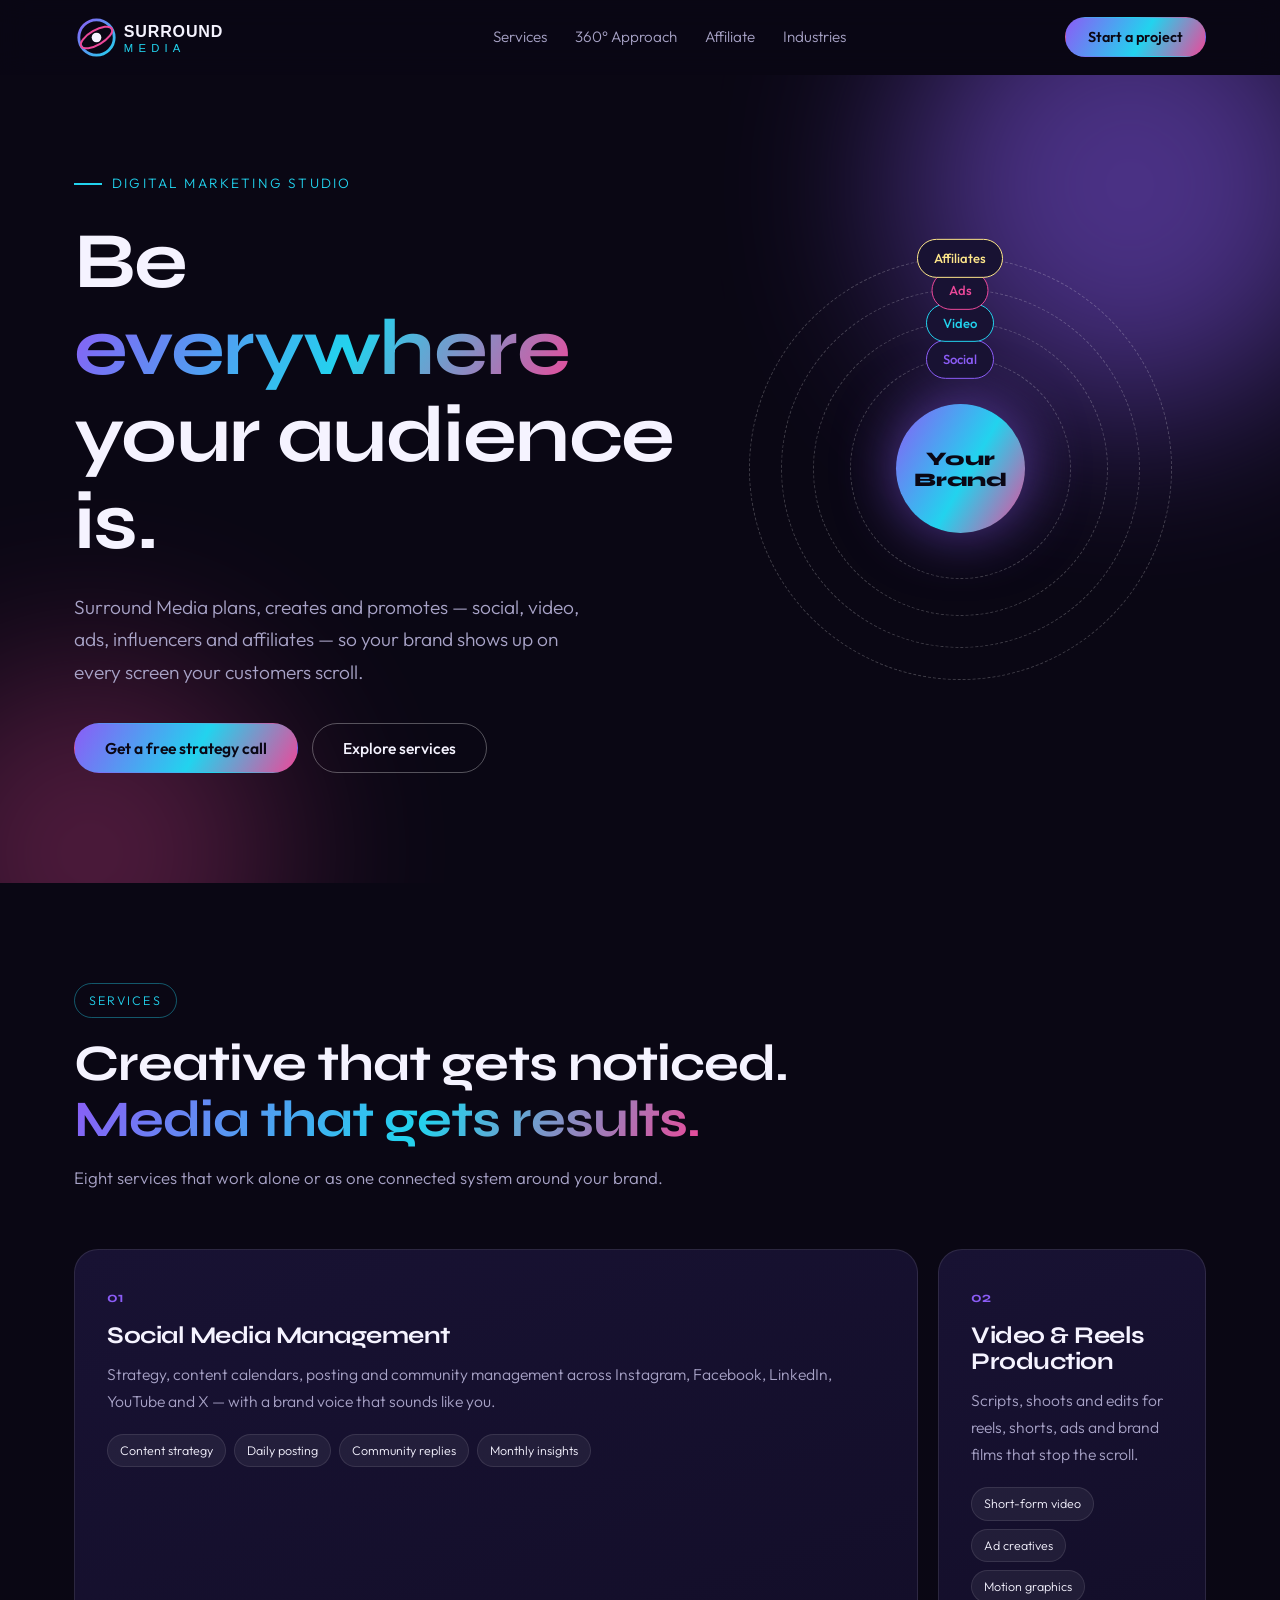
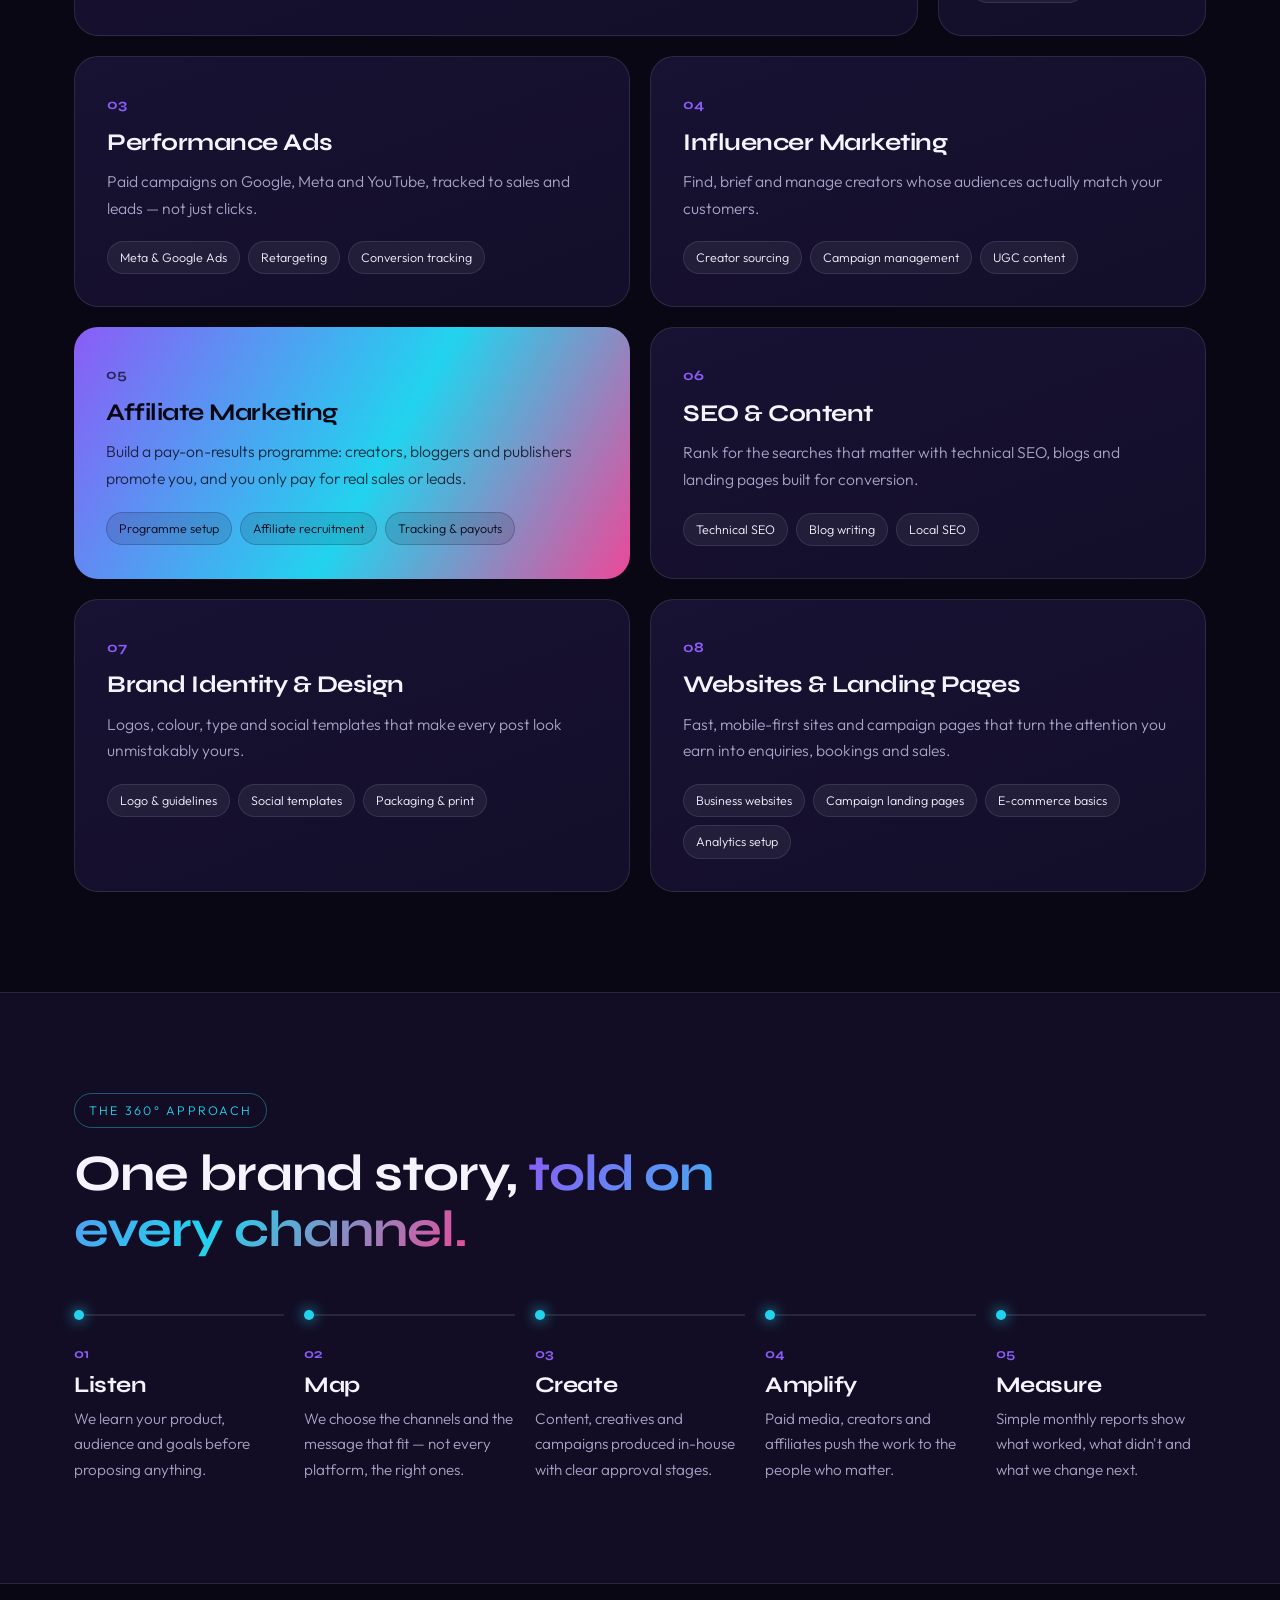
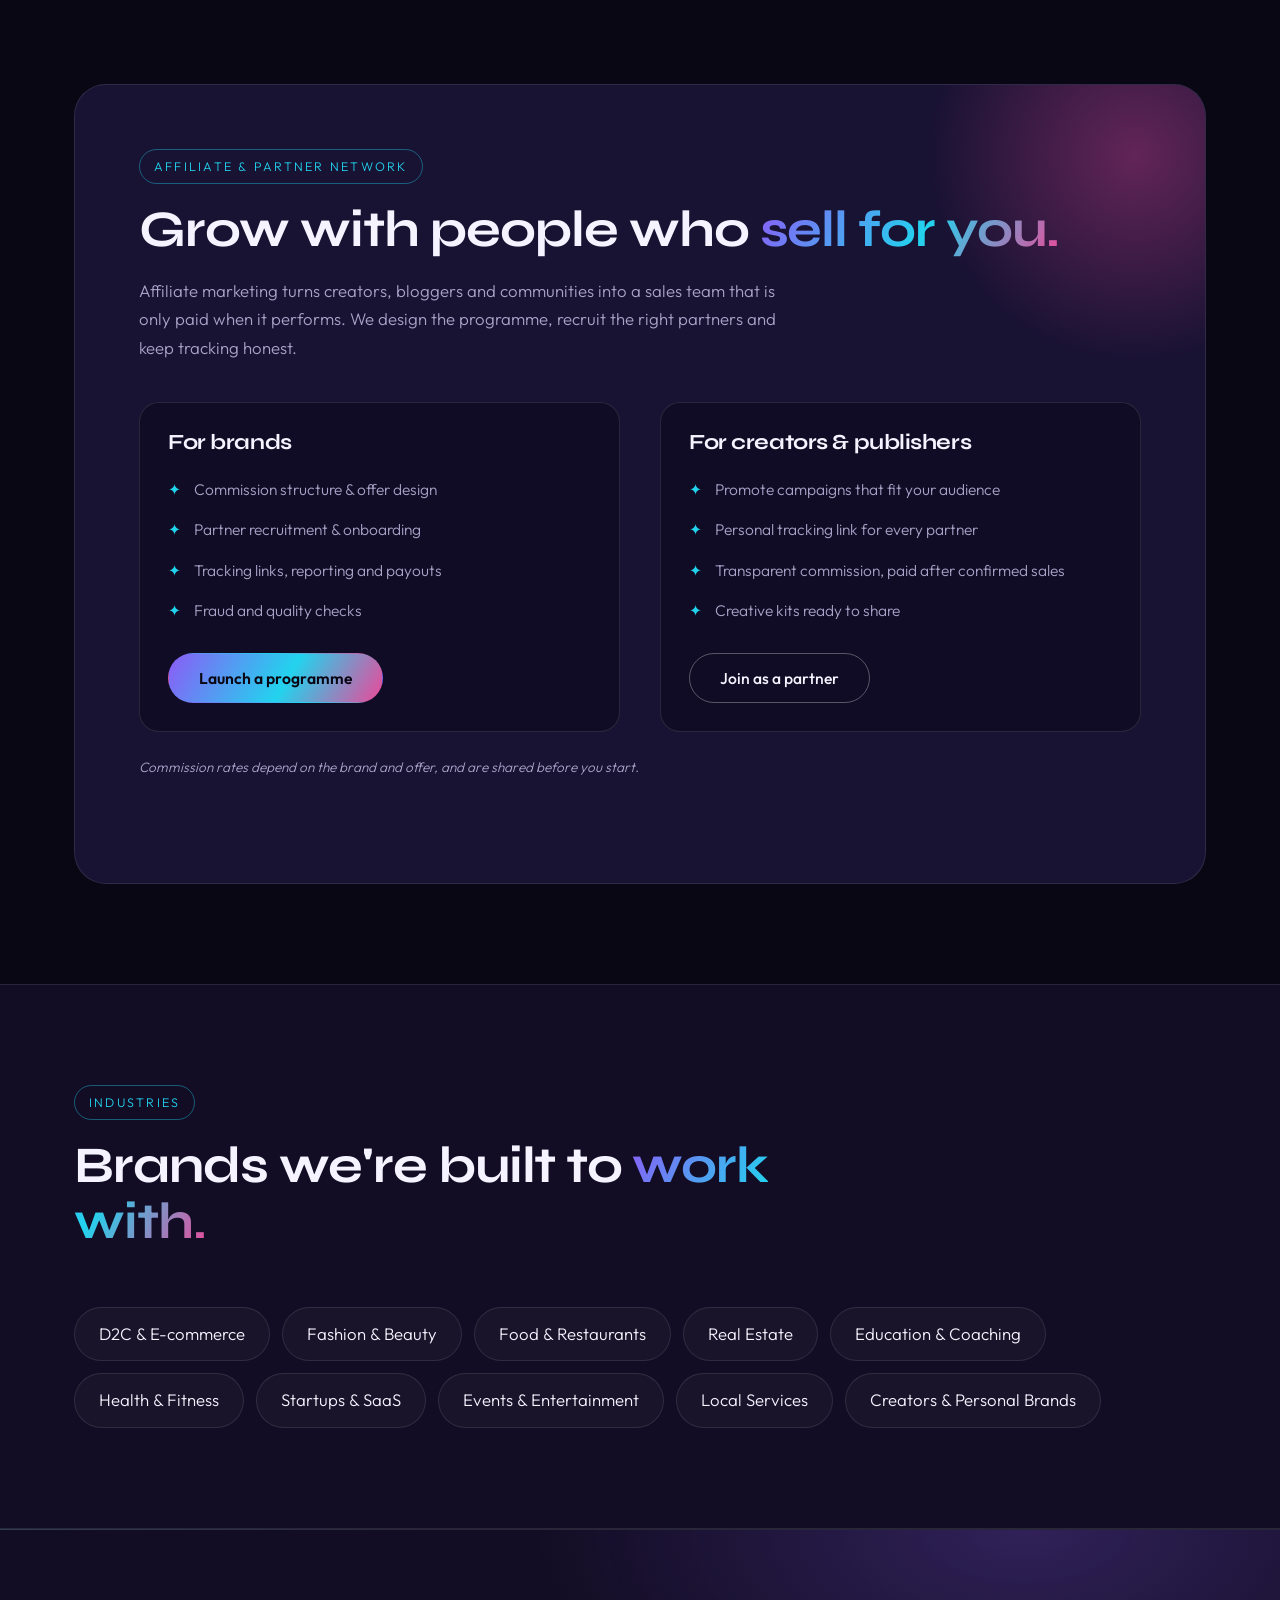
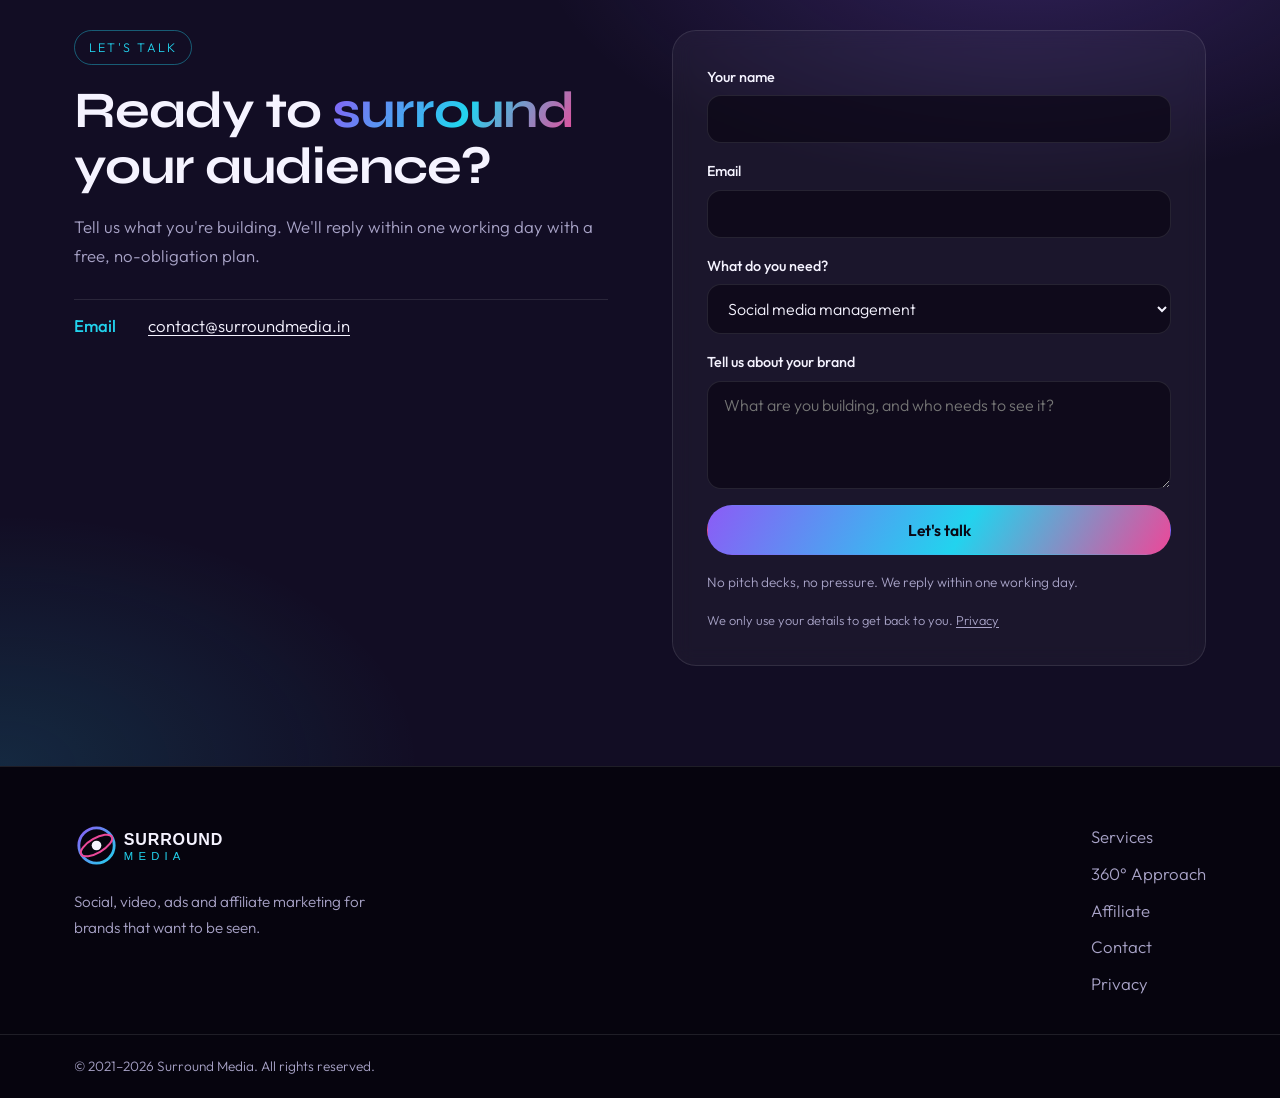
<file: index.html>
<!DOCTYPE html>
<html lang="en">
<head>
<meta charset="UTF-8">
<meta name="viewport" content="width=device-width, initial-scale=1.0">
<meta name="theme-color" content="#0a0714">
<title>Surround Media — Social, Video, Ads &amp; Affiliate Marketing</title>
<link rel="canonical" href="https://surroundmedia.in/">
<meta name="description" content="Surround Media is a digital marketing studio for social media, video content, performance ads, influencer and affiliate marketing, SEO and brand design — built to put your brand everywhere your audience is.">
<meta property="og:type" content="website">
<meta property="og:site_name" content="Surround Media">
<meta property="og:title" content="Surround Media — Social, Video, Ads &amp; Affiliate Marketing">
<meta property="og:description" content="Surround Media is a digital marketing studio for social media, video content, performance ads, influencer and affiliate marketing, SEO and brand design — built to put your brand everywhere your audience is.">
<meta property="og:url" content="https://surroundmedia.in/">
<meta property="og:image" content="https://surroundmedia.in/og-image.png">
<meta property="og:image:width" content="1200">
<meta property="og:image:height" content="630">
<meta property="og:image:alt" content="Surround Media: social, video, ads and affiliate marketing">
<meta name="twitter:card" content="summary_large_image">
<meta name="twitter:title" content="Surround Media — Social, Video, Ads &amp; Affiliate Marketing">
<meta name="twitter:description" content="Surround Media is a digital marketing studio for social media, video content, performance ads, influencer and affiliate marketing, SEO and brand design — built to put your brand everywhere your audience is.">
<meta name="twitter:image" content="https://surroundmedia.in/og-image.png">
<link rel="icon" href="favicon.ico" sizes="any">
<link rel="icon" href="favicon.svg" type="image/svg+xml">
<link rel="apple-touch-icon" href="apple-touch-icon.png">
<link rel="preconnect" href="https://fonts.googleapis.com">
<link rel="preconnect" href="https://fonts.gstatic.com" crossorigin>
<link href="https://fonts.googleapis.com/css2?family=Outfit:wght@300;400;500;600&family=Syne:wght@600;700;800&display=swap" rel="stylesheet">
<link rel="stylesheet" href="style.css">
</head>
<body>

<header class="header" id="header">
  <div class="container header__inner">
    <a href="#home" class="logo" aria-label="Surround Media home"><img src="logo.svg" alt="Surround Media" width="200" height="45"></a>
    <nav class="nav" id="nav" aria-label="Main">
      <a href="#services">Services</a>
      <a href="#approach">360° Approach</a>
      <a href="#affiliate">Affiliate</a>
      <a href="#industries">Industries</a>
    </nav>
    <a href="#contact" class="btn btn--glow header__cta">Start a project</a>
    <button class="nav-toggle" id="navToggle" aria-label="Toggle navigation" aria-expanded="false" aria-controls="nav">
      <span></span><span></span><span></span>
    </button>
  </div>
</header>

<main>

  <!-- HERO -->
  <section class="hero" id="home">
    <div class="orb orb--1"></div><div class="orb orb--2"></div>
    <div class="container hero__inner">
      <div class="hero__copy">
        <p class="eyebrow"><span></span> Digital marketing studio</p>
        <h1>Be <span class="grad">everywhere</span> your audience is.</h1>
        <p class="hero__lead">Surround Media plans, creates and promotes — social, video, ads, influencers and affiliates — so your brand shows up on every screen your customers scroll.</p>
        <div class="hero__cta">
          <a href="#contact" class="btn btn--glow">Get a free strategy call</a>
          <a href="#services" class="btn btn--line">Explore services</a>
        </div>
      </div>

      <div class="orbit" aria-hidden="true">
        <div class="orbit__core">Your<br>Brand</div>
        <div class="orbit__ring orbit__ring--1"><span class="chip chip--a">Social</span></div>
        <div class="orbit__ring orbit__ring--2"><span class="chip chip--b">Video</span></div>
        <div class="orbit__ring orbit__ring--3"><span class="chip chip--c">Ads</span></div>
        <div class="orbit__ring orbit__ring--4"><span class="chip chip--d">Affiliates</span></div>
      </div>
    </div>
  </section>

  <!-- SERVICES -->
  <section class="section" id="services">
    <div class="container">
      <div class="section__head reveal">
        <span class="tag">Services</span>
        <h2>Creative that gets noticed. <span class="grad">Media that gets results.</span></h2>
        <p class="section__lead">Eight services that work alone or as one connected system around your brand.</p>
      </div>

      <div class="grid">
        <article class="tile tile--wide reveal">
          <span class="tile__num">01</span>
          <h3>Social Media Management</h3>
          <p>Strategy, content calendars, posting and community management across Instagram, Facebook, LinkedIn, YouTube and X — with a brand voice that sounds like you.</p>
          <ul class="tile__tags"><li>Content strategy</li><li>Daily posting</li><li>Community replies</li><li>Monthly insights</li></ul>
        </article>

        <article class="tile reveal">
          <span class="tile__num">02</span>
          <h3>Video &amp; Reels Production</h3>
          <p>Scripts, shoots and edits for reels, shorts, ads and brand films that stop the scroll.</p>
          <ul class="tile__tags"><li>Short-form video</li><li>Ad creatives</li><li>Motion graphics</li></ul>
        </article>

        <article class="tile reveal">
          <span class="tile__num">03</span>
          <h3>Performance Ads</h3>
          <p>Paid campaigns on Google, Meta and YouTube, tracked to sales and leads — not just clicks.</p>
          <ul class="tile__tags"><li>Meta &amp; Google Ads</li><li>Retargeting</li><li>Conversion tracking</li></ul>
        </article>

        <article class="tile reveal">
          <span class="tile__num">04</span>
          <h3>Influencer Marketing</h3>
          <p>Find, brief and manage creators whose audiences actually match your customers.</p>
          <ul class="tile__tags"><li>Creator sourcing</li><li>Campaign management</li><li>UGC content</li></ul>
        </article>

        <article class="tile tile--accent reveal">
          <span class="tile__num">05</span>
          <h3>Affiliate Marketing</h3>
          <p>Build a pay-on-results programme: creators, bloggers and publishers promote you, and you only pay for real sales or leads.</p>
          <ul class="tile__tags"><li>Programme setup</li><li>Affiliate recruitment</li><li>Tracking &amp; payouts</li></ul>
        </article>

        <article class="tile reveal">
          <span class="tile__num">06</span>
          <h3>SEO &amp; Content</h3>
          <p>Rank for the searches that matter with technical SEO, blogs and landing pages built for conversion.</p>
          <ul class="tile__tags"><li>Technical SEO</li><li>Blog writing</li><li>Local SEO</li></ul>
        </article>

        <article class="tile reveal">
          <span class="tile__num">07</span>
          <h3>Brand Identity &amp; Design</h3>
          <p>Logos, colour, type and social templates that make every post look unmistakably yours.</p>
          <ul class="tile__tags"><li>Logo &amp; guidelines</li><li>Social templates</li><li>Packaging &amp; print</li></ul>
        </article>

        <article class="tile reveal">
          <span class="tile__num">08</span>
          <h3>Websites &amp; Landing Pages</h3>
          <p>Fast, mobile-first sites and campaign pages that turn the attention you earn into enquiries, bookings and sales.</p>
          <ul class="tile__tags"><li>Business websites</li><li>Campaign landing pages</li><li>E-commerce basics</li><li>Analytics setup</li></ul>
        </article>
      </div>
    </div>
  </section>

  <!-- APPROACH -->
  <section class="section section--panel" id="approach">
    <div class="container">
      <div class="section__head reveal">
        <span class="tag">The 360° approach</span>
        <h2>One brand story, <span class="grad">told on every channel.</span></h2>
      </div>
      <ol class="loop">
        <li class="loop__step reveal"><span>01</span><h3>Listen</h3><p>We learn your product, audience and goals before proposing anything.</p></li>
        <li class="loop__step reveal"><span>02</span><h3>Map</h3><p>We choose the channels and the message that fit — not every platform, the right ones.</p></li>
        <li class="loop__step reveal"><span>03</span><h3>Create</h3><p>Content, creatives and campaigns produced in-house with clear approval stages.</p></li>
        <li class="loop__step reveal"><span>04</span><h3>Amplify</h3><p>Paid media, creators and affiliates push the work to the people who matter.</p></li>
        <li class="loop__step reveal"><span>05</span><h3>Measure</h3><p>Simple monthly reports show what worked, what didn't and what we change next.</p></li>
      </ol>
    </div>
  </section>

  <!-- AFFILIATE -->
  <section class="section" id="affiliate">
    <div class="container">
      <div class="affiliate reveal">
        <div class="affiliate__copy">
          <span class="tag">Affiliate &amp; partner network</span>
          <h2>Grow with people who <span class="grad">sell for you.</span></h2>
          <p>Affiliate marketing turns creators, bloggers and communities into a sales team that is only paid when it performs. We design the programme, recruit the right partners and keep tracking honest.</p>
          <div class="affiliate__cols">
            <div>
              <h3>For brands</h3>
              <ul>
                <li>Commission structure &amp; offer design</li>
                <li>Partner recruitment &amp; onboarding</li>
                <li>Tracking links, reporting and payouts</li>
                <li>Fraud and quality checks</li>
              </ul>
              <a href="#contact" class="btn btn--glow">Launch a programme</a>
            </div>
            <div>
              <h3>For creators &amp; publishers</h3>
              <ul>
                <li>Promote campaigns that fit your audience</li>
                <li>Personal tracking link for every partner</li>
                <li>Transparent commission, paid after confirmed sales</li>
                <li>Creative kits ready to share</li>
              </ul>
              <a href="mailto:contact@surroundmedia.in?subject=Affiliate%20Partner%20Application" class="btn btn--line" id="partnerCta">Join as a partner</a>
            </div>
          </div>
          <p class="affiliate__note">Commission rates depend on the brand and offer, and are shared before you start.</p>
        </div>
      </div>
    </div>
  </section>

  <!-- INDUSTRIES -->
  <section class="section section--panel" id="industries">
    <div class="container">
      <div class="section__head reveal">
        <span class="tag">Industries</span>
        <h2>Brands we're built to <span class="grad">work with.</span></h2>
      </div>
      <div class="pills reveal">
        <span>D2C &amp; E-commerce</span><span>Fashion &amp; Beauty</span><span>Food &amp; Restaurants</span><span>Real Estate</span><span>Education &amp; Coaching</span><span>Health &amp; Fitness</span><span>Startups &amp; SaaS</span><span>Events &amp; Entertainment</span><span>Local Services</span><span>Creators &amp; Personal Brands</span>
      </div>
    </div>
  </section>

  <!-- CONTACT -->
  <section class="section section--glow" id="contact">
    <div class="container contact">
      <div class="contact__copy reveal">
        <span class="tag">Let's talk</span>
        <h2>Ready to <span class="grad">surround</span> your audience?</h2>
        <p>Tell us what you're building. We'll reply within one working day with a free, no-obligation plan.</p>
        <ul class="contact__list">
          <li><strong>Email</strong> <a href="mailto:contact@surroundmedia.in">contact@surroundmedia.in</a></li>
        </ul>
      </div>

      <form class="form reveal" id="contactForm" novalidate>
        <label>Your name
          <input type="text" name="name" required autocomplete="name">
        </label>
        <label>Email
          <input type="email" name="email" required autocomplete="email">
        </label>
        <label>What do you need?
          <select name="interest">
            <option>Social media management</option>
            <option>Video &amp; reels</option>
            <option>Performance ads</option>
            <option>Influencer marketing</option>
            <option>Affiliate marketing</option>
            <option>SEO &amp; content</option>
            <option>Brand identity &amp; design</option>
            <option>Website / landing page</option>
            <option>Not sure yet</option>
          </select>
        </label>
        <label>Tell us about your brand
          <textarea name="message" rows="4" placeholder="What are you building, and who needs to see it?"></textarea>
        </label>
        <input type="text" name="_honey" class="hp" tabindex="-1" autocomplete="off" aria-hidden="true">
        <button type="submit" class="btn btn--glow">Let's talk</button>
        <p class="form__note" id="formNote" role="status" aria-live="polite">No pitch decks, no pressure. We reply within one working day.</p>
        <p class="form-privacy">We only use your details to get back to you. <a href="privacy.html">Privacy</a></p>
      </form>
    </div>
  </section>

</main>

<footer class="footer">
  <div class="container footer__inner">
    <div class="footer__brand">
      <a href="#home" class="logo" aria-label="Surround Media home"><img src="logo.svg" alt="Surround Media" width="200" height="45"></a>
      <p>Social, video, ads and affiliate marketing for brands that want to be seen.</p>
    </div>
    <nav class="footer__links" aria-label="Footer">
      <a href="#services">Services</a>
      <a href="#approach">360° Approach</a>
      <a href="#affiliate">Affiliate</a>
      <a href="#contact">Contact</a>
      <a href="privacy.html">Privacy</a>
    </nav>
  </div>
  <div class="footer__bottom">
    <div class="container">
      <p>&copy; 2021&ndash;<span id="year">2026</span> Surround Media. All rights reserved.</p>
    </div>
  </div>
</footer>

<a href="#home" class="back-to-top" id="backToTop" aria-label="Back to top">&uarr;</a>

<script src="script.js"></script>
</body>
</html>
</file>
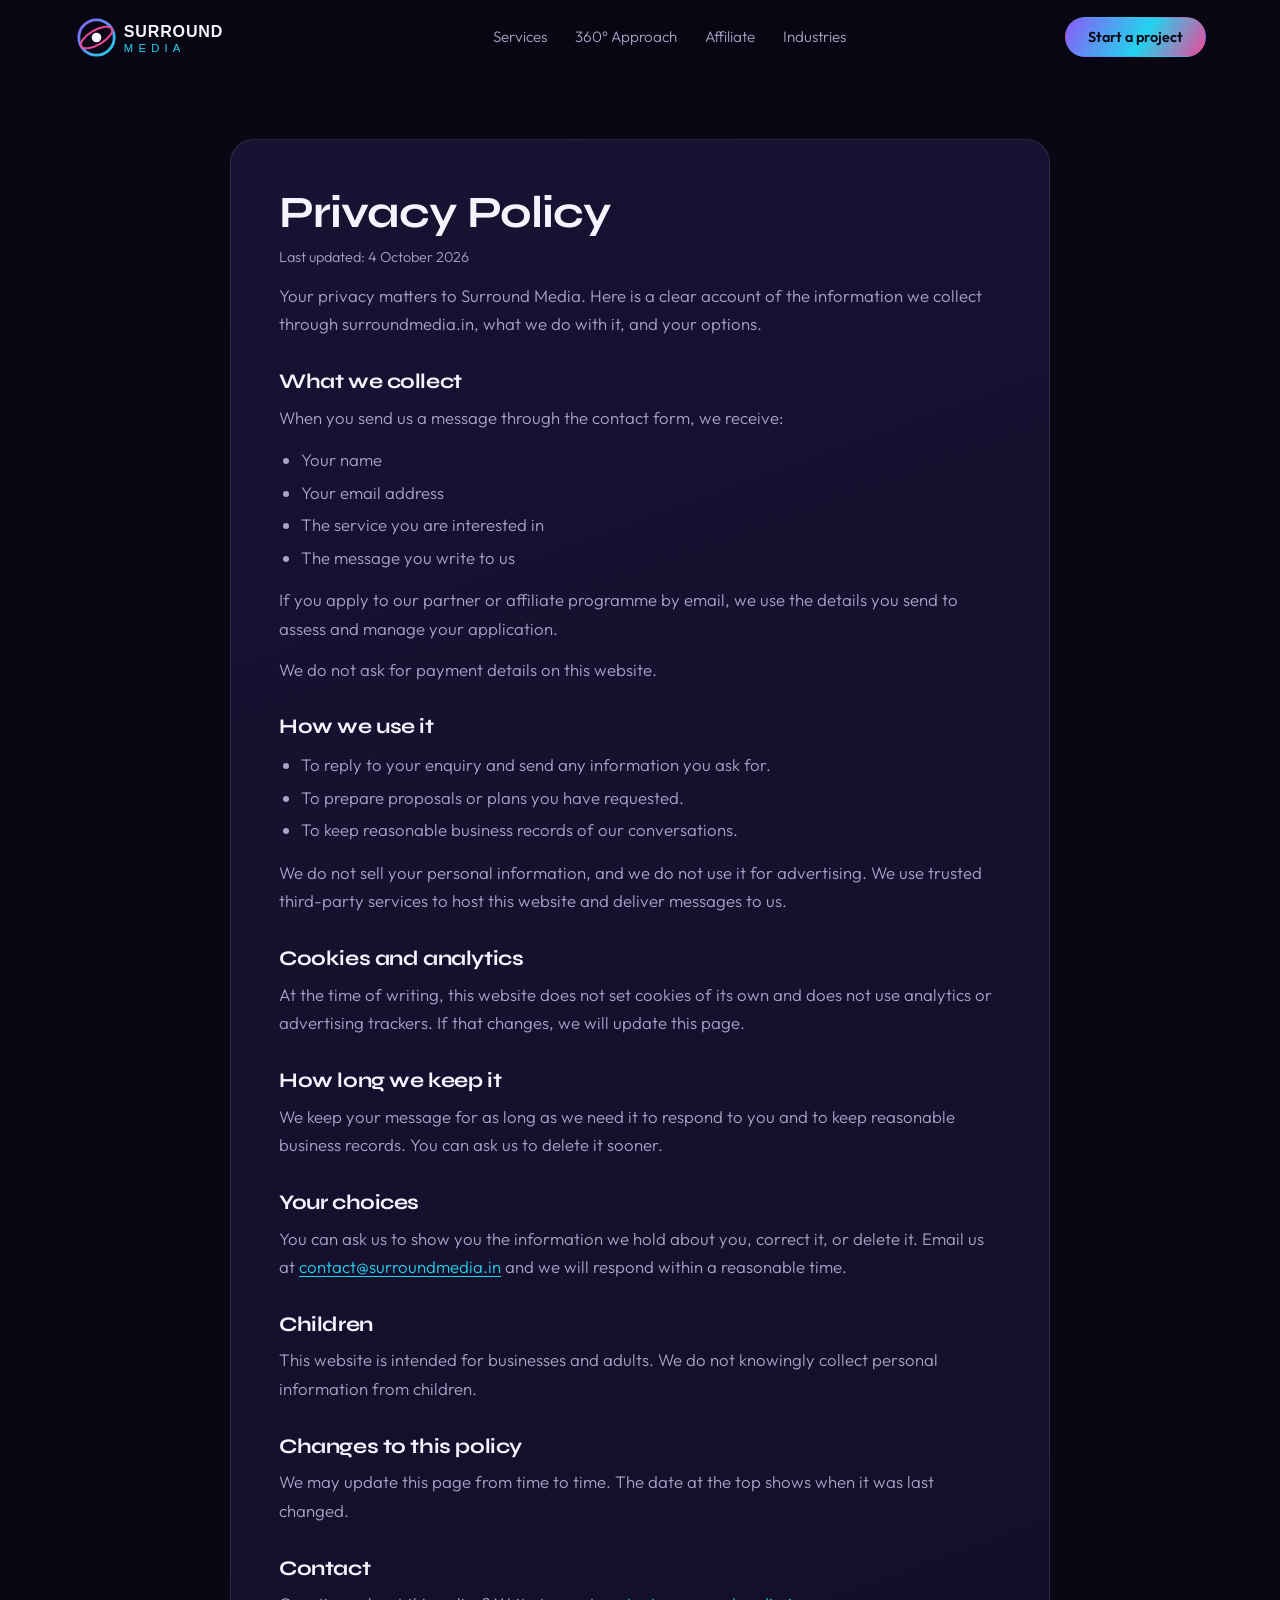
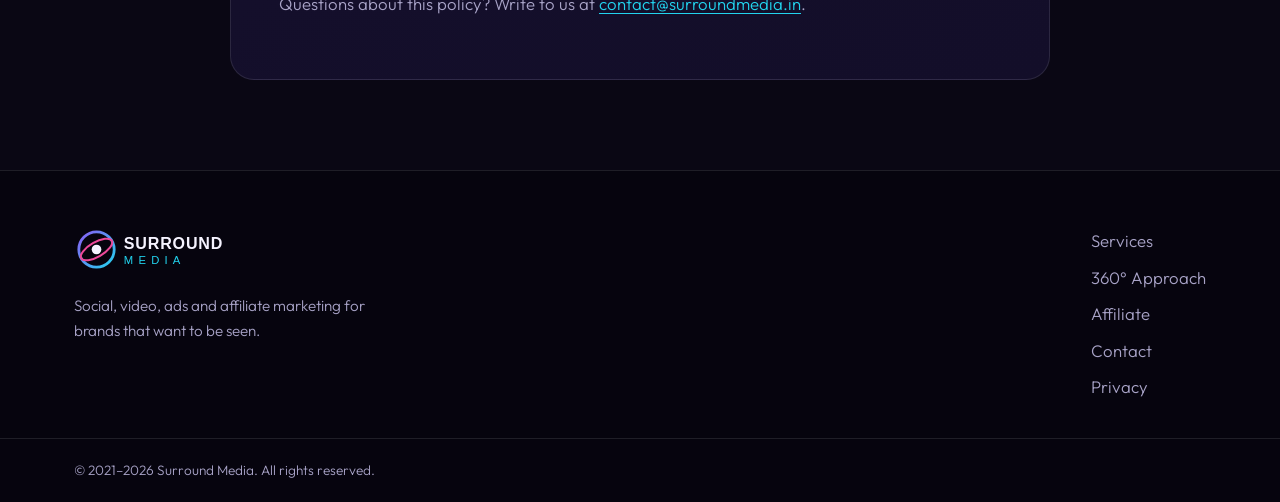
<file: privacy.html>
<!DOCTYPE html>
<html lang="en">
<head>
<meta charset="UTF-8">
<meta name="viewport" content="width=device-width, initial-scale=1.0">
<meta name="theme-color" content="#0a0714">
<title>Privacy Policy | Surround Media</title>
<link rel="canonical" href="https://surroundmedia.in/privacy.html">
<meta name="description" content="How Surround Media collects, uses and protects personal information submitted through surroundmedia.in.">
<meta property="og:type" content="website">
<meta property="og:site_name" content="Surround Media">
<meta property="og:title" content="Privacy Policy | Surround Media">
<meta property="og:description" content="How Surround Media collects, uses and protects personal information submitted through surroundmedia.in.">
<meta property="og:url" content="https://surroundmedia.in/privacy.html">
<meta property="og:image" content="https://surroundmedia.in/og-image.png">
<meta property="og:image:width" content="1200">
<meta property="og:image:height" content="630">
<meta property="og:image:alt" content="Surround Media: social, video, ads and affiliate marketing">
<meta name="twitter:card" content="summary_large_image">
<meta name="twitter:title" content="Privacy Policy | Surround Media">
<meta name="twitter:description" content="How Surround Media collects, uses and protects personal information submitted through surroundmedia.in.">
<meta name="twitter:image" content="https://surroundmedia.in/og-image.png">
<link rel="icon" href="favicon.ico" sizes="any">
<link rel="icon" href="favicon.svg" type="image/svg+xml">
<link rel="apple-touch-icon" href="apple-touch-icon.png">
<link rel="preconnect" href="https://fonts.googleapis.com">
<link rel="preconnect" href="https://fonts.gstatic.com" crossorigin>
<link href="https://fonts.googleapis.com/css2?family=Outfit:wght@300;400;500;600&family=Syne:wght@600;700;800&display=swap" rel="stylesheet">
<link rel="stylesheet" href="style.css">
</head>
<body>

<header class="header" id="header">
  <div class="container header__inner">
    <a href="index.html#home" class="logo" aria-label="Surround Media home"><img src="logo.svg" alt="Surround Media" width="200" height="45"></a>
    <nav class="nav" id="nav" aria-label="Main">
      <a href="index.html#services">Services</a>
      <a href="index.html#approach">360° Approach</a>
      <a href="index.html#affiliate">Affiliate</a>
      <a href="index.html#industries">Industries</a>
    </nav>
    <a href="index.html#contact" class="btn btn--glow header__cta">Start a project</a>
    <button class="nav-toggle" id="navToggle" aria-label="Toggle navigation" aria-expanded="false" aria-controls="nav">
      <span></span><span></span><span></span>
    </button>
  </div>
</header>

<main>

    <section class="legal">
      <div class="container">
        <div class="legal__inner">
          <h1>Privacy Policy</h1>
          <p class="legal__updated">Last updated: 4 October 2026</p>
          <p>Your privacy matters to Surround Media. Here is a clear account of the information we collect through surroundmedia.in, what we do with it, and your options.</p>

          <h2>What we collect</h2>
          <p>When you send us a message through the contact form, we receive:</p>
          <ul><li>Your name</li><li>Your email address</li><li>The service you are interested in</li><li>The message you write to us</li></ul>
          <p>If you apply to our partner or affiliate programme by email, we use the details you send to assess and manage your application.</p>
          <p>We do not ask for payment details on this website.</p>

          <h2>How we use it</h2>
          <ul>
            <li>To reply to your enquiry and send any information you ask for.</li>
            <li>To prepare proposals or plans you have requested.</li>
            <li>To keep reasonable business records of our conversations.</li>
          </ul>
          <p>We do not sell your personal information, and we do not use it for advertising. We use trusted third-party services to host this website and deliver messages to us.</p>


          <h2>Cookies and analytics</h2>
          <p>At the time of writing, this website does not set cookies of its own and does not use analytics or advertising trackers. If that changes, we will update this page.</p>

          <h2>How long we keep it</h2>
          <p>We keep your message for as long as we need it to respond to you and to keep reasonable business records. You can ask us to delete it sooner.</p>

          <h2>Your choices</h2>
          <p>You can ask us to show you the information we hold about you, correct it, or delete it. Email us at <a href="mailto:contact@surroundmedia.in">contact@surroundmedia.in</a> and we will respond within a reasonable time.</p>

          <h2>Children</h2>
          <p>This website is intended for businesses and adults. We do not knowingly collect personal information from children.</p>

          <h2>Changes to this policy</h2>
          <p>We may update this page from time to time. The date at the top shows when it was last changed.</p>

          <h2>Contact</h2>
          <p>Questions about this policy? Write to us at <a href="mailto:contact@surroundmedia.in">contact@surroundmedia.in</a>.</p>
        </div>
      </div>
    </section>

</main>

<footer class="footer">
  <div class="container footer__inner">
    <div class="footer__brand">
      <a href="index.html#home" class="logo" aria-label="Surround Media home"><img src="logo.svg" alt="Surround Media" width="200" height="45"></a>
      <p>Social, video, ads and affiliate marketing for brands that want to be seen.</p>
    </div>
    <nav class="footer__links" aria-label="Footer">
      <a href="index.html#services">Services</a>
      <a href="index.html#approach">360° Approach</a>
      <a href="index.html#affiliate">Affiliate</a>
      <a href="index.html#contact">Contact</a>
      <a href="privacy.html">Privacy</a>
    </nav>
  </div>
  <div class="footer__bottom">
    <div class="container">
      <p>&copy; 2021&ndash;<span id="year">2026</span> Surround Media. All rights reserved.</p>
    </div>
  </div>
</footer>

<a href="#" class="back-to-top" id="backToTop" aria-label="Back to top">&uarr;</a>

<script src="script.js"></script>
</body>
</html>
</file>
<file: style.css>
/* ========== Variables ========== */
:root {
  --bg: #0a0714;
  --bg-2: #120d24;
  --panel: #181233;
  --line: rgba(255, 255, 255, 0.1);
  --text: #f5f3ff;
  --muted: #a8a3c7;
  --violet: #8b5cf6;
  --cyan: #22d3ee;
  --pink: #ec4899;
  --grad: linear-gradient(120deg, #8b5cf6 0%, #22d3ee 55%, #ec4899 100%);
  --radius: 24px;
}

/* ========== Reset ========== */
*, *::before, *::after { box-sizing: border-box; margin: 0; padding: 0; }
html { scroll-behavior: smooth; scroll-padding-top: 80px; }
body {
  font-family: 'Outfit', system-ui, sans-serif;
  font-weight: 300;
  font-size: 1.05rem;
  color: var(--text);
  background: var(--bg);
  line-height: 1.7;
  -webkit-font-smoothing: antialiased;
  overflow-x: hidden;
}
img, svg { display: block; max-width: 100%; }
a { color: inherit; text-decoration: none; }
ul, ol { list-style: none; }
h1, h2, h3 { font-family: 'Syne', sans-serif; font-weight: 700; line-height: 1.1; letter-spacing: -0.02em; }
.grad { background: var(--grad); -webkit-background-clip: text; background-clip: text; color: transparent; }

.container { max-width: 1180px; margin: 0 auto; padding: 0 24px; position: relative; }
.container--narrow { max-width: 780px; }

/* ========== Buttons ========== */
.btn {
  display: inline-flex; align-items: center; justify-content: center;
  padding: 14px 30px; border-radius: 999px;
  font: 500 .98rem 'Outfit', sans-serif;
  border: 1.5px solid transparent; cursor: pointer;
  transition: transform .2s ease, box-shadow .25s ease, background .2s ease;
}
.btn:hover { transform: translateY(-2px); }
.btn:focus-visible, a:focus-visible, summary:focus-visible, input:focus-visible, select:focus-visible, textarea:focus-visible { outline: 2px solid var(--cyan); outline-offset: 3px; }
.btn--glow { background: var(--grad); color: #0a0714; font-weight: 600; }
.btn--glow:hover { box-shadow: 0 0 32px rgba(139, 92, 246, .55); }
.btn--line { border-color: rgba(255,255,255,.3); color: var(--text); }
.btn--line:hover { border-color: var(--cyan); color: var(--cyan); }

/* ========== Header ========== */
.header { position: sticky; top: 0; z-index: 50; background: rgba(10,7,20,.75); backdrop-filter: blur(14px); border-bottom: 1px solid transparent; transition: border-color .25s; }
.header.scrolled { border-color: var(--line); }
.header__inner { display: flex; align-items: center; justify-content: space-between; gap: 20px; height: 74px; }
.logo img { height: 45px; width: auto; }
.nav { display: flex; gap: 28px; }
.nav a { font-size: .95rem; color: var(--muted); transition: color .2s; position: relative; padding: 6px 0; }
.nav a::after { content: ""; position: absolute; left: 0; right: 100%; bottom: 0; height: 2px; background: var(--grad); transition: right .25s; }
.nav a:hover, .nav a.active { color: var(--text); }
.nav a:hover::after, .nav a.active::after { right: 0; }
.header__cta { padding: 10px 22px; font-size: .9rem; }
.nav-toggle { display: none; background: none; border: 0; width: 44px; height: 44px; cursor: pointer; flex-direction: column; justify-content: center; align-items: center; gap: 5px; }
.nav-toggle span { width: 24px; height: 2px; background: var(--text); border-radius: 2px; transition: transform .25s, opacity .25s; }
.nav-toggle.active span:nth-child(1) { transform: translateY(7px) rotate(45deg); }
.nav-toggle.active span:nth-child(2) { opacity: 0; }
.nav-toggle.active span:nth-child(3) { transform: translateY(-7px) rotate(-45deg); }

/* ========== Hero ========== */
.hero { position: relative; padding: 90px 0 110px; overflow: hidden; }
.orb { position: absolute; border-radius: 50%; filter: blur(90px); opacity: .5; pointer-events: none; }
.orb--1 { width: 460px; height: 460px; background: var(--violet); top: -120px; right: -80px; }
.orb--2 { width: 380px; height: 380px; background: var(--pink); bottom: -160px; left: -100px; opacity: .3; }
.hero__inner { display: grid; grid-template-columns: 1.1fr .9fr; gap: 40px; align-items: center; }
.eyebrow { display: inline-flex; align-items: center; gap: 10px; font-size: .85rem; letter-spacing: .16em; text-transform: uppercase; color: var(--cyan); margin-bottom: 22px; }
.eyebrow span { width: 28px; height: 2px; background: var(--cyan); }
.hero h1 { font-size: clamp(2.8rem, 6.2vw, 5rem); margin-bottom: 24px; }
.hero__lead { font-size: 1.2rem; color: var(--muted); max-width: 520px; }
.hero__cta { display: flex; flex-wrap: wrap; gap: 14px; margin-top: 34px; }

/* Orbit graphic */
.orbit { position: relative; width: min(100%, 460px); aspect-ratio: 1; margin: 0 auto; }
.orbit__core { position: absolute; inset: 36%; border-radius: 50%; background: var(--grad); color: #0a0714; display: grid; place-items: center; text-align: center; font: 800 1.2rem/1.1 'Syne', sans-serif; box-shadow: 0 0 60px rgba(139,92,246,.6); }
.orbit__ring { position: absolute; border: 1px dashed rgba(255,255,255,.22); border-radius: 50%; animation: spin linear infinite; }
.orbit__ring--1 { inset: 26%; animation-duration: 18s; }
.orbit__ring--2 { inset: 18%; animation-duration: 26s; animation-direction: reverse; }
.orbit__ring--3 { inset: 11%; animation-duration: 34s; }
.orbit__ring--4 { inset: 4%; animation-duration: 44s; animation-direction: reverse; }
.chip { position: absolute; top: 0; left: 50%; transform: translate(-50%, -50%); padding: 7px 16px; border-radius: 999px; font-size: .82rem; font-weight: 500; background: var(--panel); border: 1px solid var(--line); white-space: nowrap; animation: counter linear infinite; }
.orbit__ring--1 .chip { animation-duration: 18s; } .orbit__ring--2 .chip { animation-duration: 26s; animation-direction: reverse; }
.orbit__ring--3 .chip { animation-duration: 34s; } .orbit__ring--4 .chip { animation-duration: 44s; animation-direction: reverse; }
/* Start each ring (and its label) at a different angle so labels begin spread out */
.orbit__ring--2, .orbit__ring--2 .chip { animation-delay: -6.5s; }
.orbit__ring--3, .orbit__ring--3 .chip { animation-delay: -17s; }
.orbit__ring--4, .orbit__ring--4 .chip { animation-delay: -33s; }
.chip--a { color: var(--violet); border-color: var(--violet); }
.chip--b { color: var(--cyan); border-color: var(--cyan); }
.chip--c { color: var(--pink); border-color: var(--pink); }
.chip--d { color: #fde68a; border-color: #fde68a; }
@keyframes spin { to { transform: rotate(360deg); } }
@keyframes counter { from { transform: translate(-50%, -50%) rotate(0); } to { transform: translate(-50%, -50%) rotate(-360deg); } }

/* ========== Sections ========== */
.section { padding: 100px 0; position: relative; }
.section--panel { background: var(--bg-2); border-block: 1px solid var(--line); }
.section--glow { background: radial-gradient(700px 360px at 80% 0%, rgba(139,92,246,.25), transparent 70%), radial-gradient(600px 360px at 0% 100%, rgba(34,211,238,.14), transparent 70%), var(--bg-2); border-top: 1px solid var(--line); }
.section__head { max-width: 720px; margin-bottom: 56px; }
.section__head h2, .affiliate h2, .contact h2 { font-size: clamp(2rem, 4vw, 3.2rem); }
.section__lead { margin-top: 16px; color: var(--muted); }
.tag { display: inline-block; font-size: .78rem; letter-spacing: .18em; text-transform: uppercase; color: var(--cyan); border: 1px solid rgba(34,211,238,.4); padding: 6px 14px; border-radius: 999px; margin-bottom: 18px; }

/* ========== Services grid ========== */
.grid { display: grid; grid-template-columns: repeat(4, 1fr); gap: 20px; }
.tile { grid-column: span 2; background: linear-gradient(160deg, var(--panel), #130e29); border: 1px solid var(--line); border-radius: var(--radius); padding: 32px; position: relative; overflow: hidden; transition: transform .3s, border-color .3s; }
.tile:nth-child(n) { grid-column: span 2; }
.tile::before { content: ""; position: absolute; inset: 0; background: var(--grad); opacity: 0; transition: opacity .3s; mix-blend-mode: soft-light; pointer-events: none; }
.tile:hover { transform: translateY(-6px); border-color: rgba(139,92,246,.7); }
.tile:hover::before { opacity: .25; }
.tile--wide { grid-column: span 3 !important; }
.tile:nth-child(2) { grid-column: span 1; }
.tile__num { font: 700 .9rem 'Syne', sans-serif; color: var(--violet); }
.tile h3 { font-size: 1.5rem; margin: 12px 0; }
.tile p { color: var(--muted); font-size: .98rem; }
.tile__tags { display: flex; flex-wrap: wrap; gap: 8px; margin-top: 20px; }
.tile__tags li { font-size: .78rem; padding: 5px 12px; border-radius: 999px; background: rgba(255,255,255,.06); border: 1px solid var(--line); }
.tile--accent { background: var(--grad); color: #0a0714; border: 0; }
.tile--accent .tile__num { color: #0a0714; opacity: .7; }
.tile--accent p { color: rgba(10,7,20,.8); }
.tile--accent .tile__tags li { background: rgba(10,7,20,.12); border-color: rgba(10,7,20,.2); }

/* ========== Approach ========== */
.loop { display: grid; grid-template-columns: repeat(5, 1fr); gap: 20px; }
.loop__step { position: relative; padding-top: 22px; border-top: 2px solid var(--line); }
.loop__step::before { content: ""; position: absolute; top: -6px; left: 0; width: 10px; height: 10px; border-radius: 50%; background: var(--cyan); box-shadow: 0 0 14px var(--cyan); }
.loop__step span { font: 700 .85rem 'Syne', sans-serif; color: var(--violet); }
.loop__step h3 { font-size: 1.4rem; margin: 6px 0 8px; }
.loop__step p { color: var(--muted); font-size: .95rem; }

/* ========== Affiliate ========== */
.affiliate { background: var(--panel); border: 1px solid var(--line); border-radius: 32px; padding: 64px; position: relative; overflow: hidden; }
.affiliate::before { content: ""; position: absolute; width: 420px; height: 420px; right: -140px; top: -140px; background: radial-gradient(circle, rgba(236,72,153,.35), transparent 70%); pointer-events: none; }
.affiliate__copy { position: relative; }
.affiliate__copy > p { color: var(--muted); max-width: 640px; margin: 18px 0 40px; }
.affiliate__cols { display: grid; grid-template-columns: 1fr 1fr; gap: 40px; }
.affiliate__cols > div { padding: 28px; border: 1px solid var(--line); border-radius: 20px; background: rgba(10,7,20,.45); }
.affiliate__cols h3 { font-size: 1.35rem; margin-bottom: 14px; }
.affiliate__cols li { padding: 7px 0 7px 26px; position: relative; color: var(--muted); font-size: .97rem; }
.affiliate__cols li::before { content: "✦"; position: absolute; left: 0; color: var(--cyan); }
.affiliate__cols .btn { margin-top: 22px; }
.affiliate__note { margin-top: 24px !important; font-size: .85rem; color: var(--muted); font-style: italic; }

/* ========== Industries ========== */
.pills { display: flex; flex-wrap: wrap; gap: 12px; }
.pills span { padding: 12px 24px; border-radius: 999px; border: 1px solid var(--line); background: rgba(255,255,255,.03); transition: all .25s; }
.pills span:hover { border-color: var(--pink); color: var(--pink); transform: translateY(-3px); }

/* ========== Contact ========== */
.contact { display: grid; grid-template-columns: 1fr 1fr; gap: 64px; align-items: start; }
.contact__copy > p { color: var(--muted); margin: 18px 0 28px; }
.contact__list li { padding: 12px 0; border-top: 1px solid var(--line); }
.contact__list strong { display: inline-block; min-width: 70px; color: var(--cyan); font-weight: 500; }
.contact__list a { text-decoration: underline; text-underline-offset: 3px; }
.form { background: rgba(255,255,255,.04); border: 1px solid var(--line); border-radius: var(--radius); padding: 34px; display: grid; gap: 16px; backdrop-filter: blur(10px); }
.form label { display: grid; gap: 6px; font-size: .9rem; font-weight: 500; }
.form input, .form select, .form textarea { font: 300 1rem 'Outfit', sans-serif; padding: 13px 16px; border: 1px solid var(--line); border-radius: 14px; background: rgba(10,7,20,.7); color: var(--text); width: 100%; }
.form select option { background: var(--bg); }
.form textarea { resize: vertical; }
.form__note { font-size: .85rem; color: var(--muted); }
.form__note--error { color: #fb7185; font-weight: 500; }

/* ========== Footer ========== */
.footer { background: #06040e; border-top: 1px solid var(--line); padding-top: 56px; color: var(--muted); }
.footer__inner { display: flex; justify-content: space-between; gap: 32px; flex-wrap: wrap; padding-bottom: 36px; }
.footer__brand .logo { display: inline-block; margin-bottom: 12px; }
.footer__brand p { max-width: 320px; font-size: .95rem; }
.footer__links { display: flex; flex-direction: column; gap: 8px; }
.footer__links a:hover { color: var(--cyan); }
.footer__bottom { border-top: 1px solid var(--line); padding: 20px 0; font-size: .85rem; }

/* ========== Back to top ========== */
.back-to-top { position: fixed; right: 20px; bottom: 20px; width: 48px; height: 48px; border-radius: 50%; background: var(--grad); color: #0a0714; display: grid; place-items: center; font-weight: 700; font-size: 1.2rem; opacity: 0; pointer-events: none; transform: translateY(12px); transition: opacity .25s, transform .25s; z-index: 40; }
.back-to-top.visible { opacity: 1; pointer-events: auto; transform: none; }

/* ========== Reveal ========== */
.reveal { opacity: 0; transform: translateY(26px); transition: opacity .7s ease, transform .7s ease; }
.reveal.visible { opacity: 1; transform: none; }

/* ========== Responsive ========== */
@media (max-width: 980px) {
  .hero__inner, .contact { grid-template-columns: 1fr; }
  .orbit { max-width: 380px; margin-top: 30px; }
  .grid { grid-template-columns: repeat(2, 1fr); }
  .tile, .tile:nth-child(n), .tile--wide, .tile:nth-child(2) { grid-column: span 1 !important; }
  .loop { grid-template-columns: repeat(2, 1fr); }
  .affiliate { padding: 40px 28px; }
  .affiliate__cols { grid-template-columns: 1fr; }
}
@media (max-width: 860px) {
  .nav-toggle { display: flex; }
  .header__cta { display: none; }
  .nav { position: absolute; top: 74px; left: 0; right: 0; background: var(--bg); flex-direction: column; gap: 0; padding: 8px 24px 20px; border-bottom: 1px solid var(--line); display: none; }
  .nav.open { display: flex; }
  .nav a { padding: 14px 0; border-bottom: 1px solid var(--line); }
}
@media (max-width: 640px) {
  .section { padding: 70px 0; }
  .orbit__ring--1 { inset: 29%; }
  .orbit__ring--2 { inset: 22%; }
  .orbit__ring--3 { inset: 16%; }
  .orbit__ring--4 { inset: 11%; }
  .orbit__core { inset: 37%; font-size: 1rem; }
  .grid, .loop { grid-template-columns: 1fr; }
  .hero { padding: 56px 0 70px; }
}
@media (prefers-reduced-motion: reduce) {
  html { scroll-behavior: auto; }
  .orbit__ring, .chip { animation: none; }
  .reveal { opacity: 1; transform: none; transition: none; }
}

/* ========== Form spam trap ========== */
.hp { position: absolute; left: -9999px; width: 1px; height: 1px; opacity: 0; }
.form .btn:disabled { opacity: .6; cursor: wait; transform: none; }

/* ========== Form privacy line ========== */
.form-privacy { font-size: .8rem; color: var(--muted); margin: 0; }
.form-privacy a { text-decoration: underline; text-underline-offset: 2px; }

/* ========== Legal pages ========== */
.legal { padding: 64px 0 90px; }
.legal__inner { max-width: 820px; margin: 0 auto; background: linear-gradient(160deg, var(--panel), #130e29); border: 1px solid var(--line); border-radius: var(--radius); padding: 48px; }
.legal h1 { font-size: clamp(2rem, 4vw, 2.8rem); margin-bottom: 8px; }
.legal__updated { color: var(--muted); font-size: .9rem; margin-bottom: 28px; }
.legal h2 { font-size: 1.3rem; margin: 32px 0 10px; }
.legal p, .legal li { color: var(--muted); }
.legal p { margin-bottom: 12px; }
.legal ul { list-style: disc; padding-left: 22px; margin-bottom: 12px; }
.legal li { padding: 2px 0; }
.legal strong { color: var(--text); font-weight: 500; }
.legal a { color: var(--cyan); text-decoration: underline; text-underline-offset: 3px; }
@media (max-width: 640px) { .legal { padding: 40px 0 60px; } .legal__inner { padding: 28px 22px; } }
</file>
